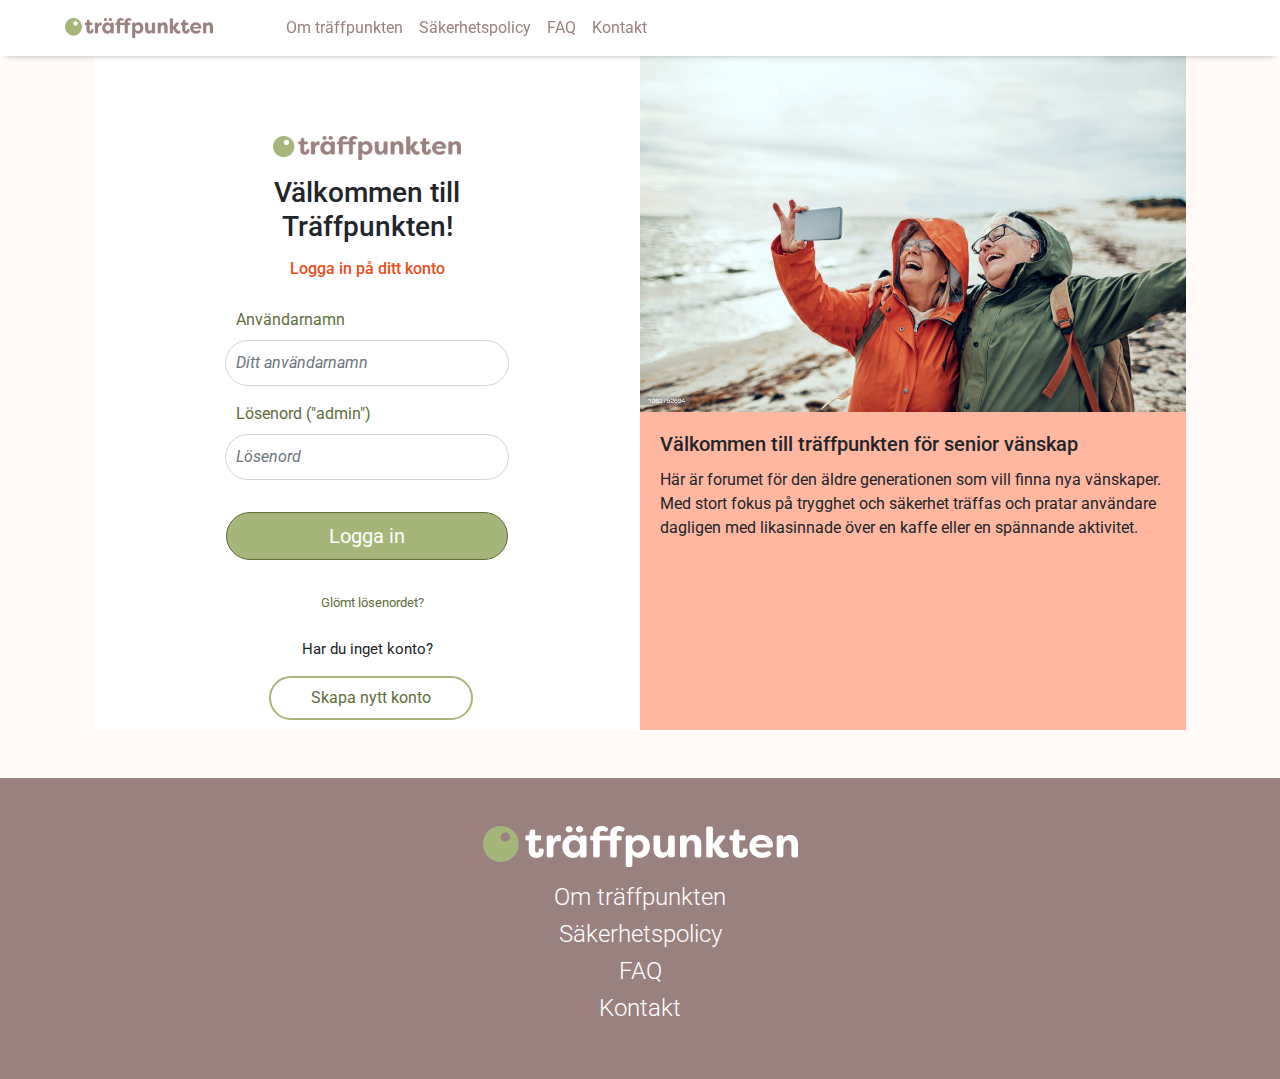
<file: index.html>
<!DOCTYPE html>
<html lang="en">
<head>
	<!-- Required meta tags -->
	<meta charset="utf-8">
	<meta content="width=device-width, initial-scale=1, shrink-to-fit=no" name="viewport">
	<!-- Google search optimization -->
	<meta content="Träffpunkten är ett forum för de äldre som vill finna nya vänskaper. Med stort fokus på trygghet och säkerhet träffas användare dagligen över en kopp kaffe eller en spännande aktivitet." name="description">
	<meta content="träffpunkten,träffa andra,träffas säkert, prata säkert, prata tryggt, tryggt samtal, aktiviteter, trygg aktivitet, aktiviteter för äldre, roliga aktiviteter för äldre, hitta vänner, nya vänner, prata med äldre, prata med någon" name="keywords">
	<!-- Favico-->
	<link href="favicon.svg" rel="icon" type="image/svg+xml">
	<link href="favicon.ico" rel="alternate icon">
	<link href="favicon-32x32.png" rel="icon" sizes="32x32" type="image/png">
	<link href="favicon-96x96.png" rel="icon" sizes="96x96" type="image/png">
	<link href="favicon-16x16.png" rel="icon" sizes="16x16" type="image/png">
	<!-- Bootstrap CSS -->
	<link href="https://cdn.jsdelivr.net/npm/bootstrap@4.5.3/dist/css/bootstrap.min.css" rel="stylesheet">
	<link href="css/styles.css" rel="stylesheet">
	<!-- font awesome for popup window-->
	<link href="https://cdnjs.cloudflare.com/ajax/libs/font-awesome/4.7.0/css/font-awesome.min.css" rel="stylesheet">
	
	<script>
		//function to save user name
   function getData()
{
    //gettting the values
    var user = document.getElementById("user").value;
    //var password= document.getElementById("password").value; 
    
    //saving the values in local storage. Two values in order to put value on two places. (In the menu +  home page )
    localStorage.setItem("txtValue", user);
    localStorage.setItem("txtValue1", user);
    
}
</script>
 
	<title>Träffpunkten login!</title>
</head>
<body>
	<div class="container px-4 py-5 mx-auto">
		<div class="row">
			<div class="navbar-wrapper">
			<nav class="navbar navbar-expand-lg navbar-light bg-white">
				<button aria-controls="navbarSupportedContent" aria-expanded="false" aria-label="Toggle navigation" class="navbar-toggler" data-target="#navbarSupportedContent" data-toggle="collapse" type="button"><span class="navbar-toggler-icon"></span></button> <a class="navbar-brand" href="#"><img alt="Traffpunkten" id="logo" src="./img/logo.png"></a>
				<div class="collapse navbar-collapse" id="navbarSupportedContent">
					<ul class="navbar-nav">
						<li class="nav-item">
							<a class="nav-link" href="#" id="menulink">Om träffpunkten</a>
						</li>
						<li class="nav-item">
							<a class="nav-link" href="#" id="menulink" data-target="#myModal" data-toggle="modal" style="cursor:pointer;">Säkerhetspolicy</a>
						</li>
						<li class="nav-item">
							<a class="nav-link" href="#" id="menulink">FAQ</a>
						</li>
						<li class="nav-item">
							<a class="nav-link" href="#" id="menulink">Kontakt</a>
						</li>
					</ul>
				</div>
			</nav>
		</div>
		</div>
    <div class="card card0">
        <div class="d-flex flex-lg-row flex-column-reverse">
            <div class="card card1">
                <div class="row justify-content-center my-auto">
                    <div class="col-md-8 col-10 my-5">
                        <div class="row justify-content-center px-3 mb-3"> <img id="logo" src="img/logo.png"> </div>
                        <h3 class="mb-5 text-center heading">Välkommen till Träffpunkten!</h3>
                        <form name="formName" action="home.html" onsubmit="return checkPass();" class="form-signin" method="GET" target="_parent">
                        	
                        <h6 class="msg-info">Logga in på ditt konto</h6>
                        <div class="form-group"> 
                        	<label class="form-control-label text-muted">Användarnamn</label> 
                        <input type="text" name="user" placeholder="Ditt användarnamn" class="form-control" value="" id="user"> 
                    </div>
                        <div class="form-group"> 
                        	<label class="form-control-label text-muted">Lösenord ("admin")</label> 
                        	<input class="form-control" id="password" placeholder="Lösenord" required="" name="password" type="password"> </div>
                        	 <p id="passStatus">  </p>
                        <div class="row justify-content-center my-3 px-3"> 
                        	<button id="sign_in_button" class="btn btn-lg btn-primary btn-block" type="submit" value="Submit" onclick="getData()">Logga in</button> </div>
                        <div class="row justify-content-center my-2"> <a href="#"><small class="text-muted">Glömt lösenordet?</small></a> </div>
                    </form>
                    </div>
                </div>
                <div class="bottom text-center mb-5">
                    <p href="#" class="sm-text mx-auto mb-3">Har du inget konto?</p><button class="btn btn-white ml-2">Skapa nytt konto</button>
                </div>
            </div>
            
                <div class="card card2">
  <img class="card-img-top" src="img/login.jpg"  alt="Card image cap">
  <div class="card-body">
    <h5 class="card-title">Välkommen till träffpunkten för senior vänskap</h5>
    <p class="card-text">Här är forumet för den äldre generationen som vill finna nya vänskaper. Med stort fokus på trygghet och säkerhet träffas och pratar användare dagligen med likasinnade över en kaffe eller en spännande aktivitet.</p>
    <!--<a href="#" class="btn btn-primary">Go somewhere</a>-->
  </div>

            </div>
        </div>
    </div>
</div>
<footer>
		<div class="row p-5" id="layerbackground_2">
			<div class="row justify-content-center text-center"><img alt="Traffpunkten" class="h3 mb-3" id="logo_2" src="./img/logo_inverted.png"></div>
			<div class="row justify-content-center text-center">
				<p class="h4 mb-2 font-weight-light" id="footer_text">Om träffpunkten</p>
			</div>
			<div class="row justify-content-center text-center">
				<p class="h4 mb-2 font-weight-light" data-target="#myModal" data-toggle="modal" id="footer_text" style="cursor:pointer;">Säkerhetspolicy</p>
			</div>
			<div class="row justify-content-center text-center">
				<p class="h4 mb-2 font-weight-light" id="footer_text">FAQ</p>
			</div>
			<div class="row justify-content-center text-center">
				<p class="h4 mb-2 font-weight-light" id="footer_text">Kontakt</p>
			</div>
		</div>
	</footer>
	<!-- The Modal -->
	<div class="modal fade" id="myModal">
		<div class="modal-dialog modal-dialog-centered modal-lg">
			<div class="modal-content">
				<!-- Modal Header -->
				<div class="modal-header">
					<button class="close" data-dismiss="modal" type="button">&times;</button> <span><i aria-hidden="true" class="fa fa-shield fa-lg"></i></span>
					<h4 class="icon-heading"><span>Säkerhetspolicy</span></h4>
				</div><!-- Modal body -->
				<div class="modal-body">
					Träffpunkten tar seriöst på den personliga integriteten för besökare på vår webbsida och användare av tjänsterna som vi erbjuder på webbsidan.<br>
					<br>
					Vår målsättning är att du ska känna dig säker på att din personliga integritet respekteras och att dina personuppgifter behandlas korrekt. Vi tar ansvar för att personuppgifter som behandlas av Träffpunkten används endast för avsedda ändamål och skyddas mot obehörig åtkomst. All behandling av personuppgifter sker i enlighet med tillämplig personuppgiftslagstiftning. Inom EU/EES gäller från maj 2018 dataskyddsförordningen (GDPR)1. När du besöker/använder vår webbsida,&nbsp; tjänster eller kommunicerar med oss t ex via e-post kan vi komma att samla in uppgifter om dig som t. ex. namn, adress, postadress, e-postadress, telefonnummer, identifikationsuppgifter, information om din användning av våra tjänster och produkter och transaktionshistorik. Vidare kan vi komma att samla in teknisk data om de enheter du använder, däribland IP-adress, unikt enhets-ID, typ av webbläsare och cookieinformation.<br>
					<br>
					Personuppgifterna kommer att behandlas av oss endast så länge som det behövs för att uppfylla ändamålen med behandlingen eller för att fullgöra rättsliga skyldigheter.
				</div><!-- Modal footer -->
				<div class="modal-footer">
					<button class="btn btn-secondary" data-dismiss="modal" type="button">Stäng</button>
				</div>
			</div>
		</div>
	</div>
	
	<!-- Optional JavaScript; choose one of the two! -->
	<!-- Option 1: jQuery and Bootstrap Bundle (includes Popper) -->
	<script src="https://code.jquery.com/jquery-3.5.1.slim.min.js">
	</script> 
	<script src="https://cdn.jsdelivr.net/npm/bootstrap@4.5.3/dist/js/bootstrap.bundle.min.js">
	</script> <!-- Option 2: jQuery, Popper.js, and Bootstrap JS
    <script src="https://code.jquery.com/jquery-3.5.1.slim.min.js" integrity="sha384-DfXdz2htPH0lsSSs5nCTpuj/zy4C+OGpamoFVy38MVBnE+IbbVYUew+OrCXaRkfj" crossorigin="anonymous"></script>
    <script src="https://cdn.jsdelivr.net/npm/popper.js@1.16.1/dist/umd/popper.min.js" integrity="sha384-9/reFTGAW83EW2RDu2S0VKaIzap3H66lZH81PoYlFhbGU+6BZp6G7niu735Sk7lN" crossorigin="anonymous"></script>
    <script src="https://cdn.jsdelivr.net/npm/bootstrap@4.5.3/dist/js/bootstrap.min.js" integrity="sha384-w1Q4orYjBQndcko6MimVbzY0tgp4pWB4lZ7lr30WKz0vr/aWKhXdBNmNb5D92v7s" crossorigin="anonymous"></script>
    -->
</body>
  <script src="js/login.js"></script>
</html>
</file>
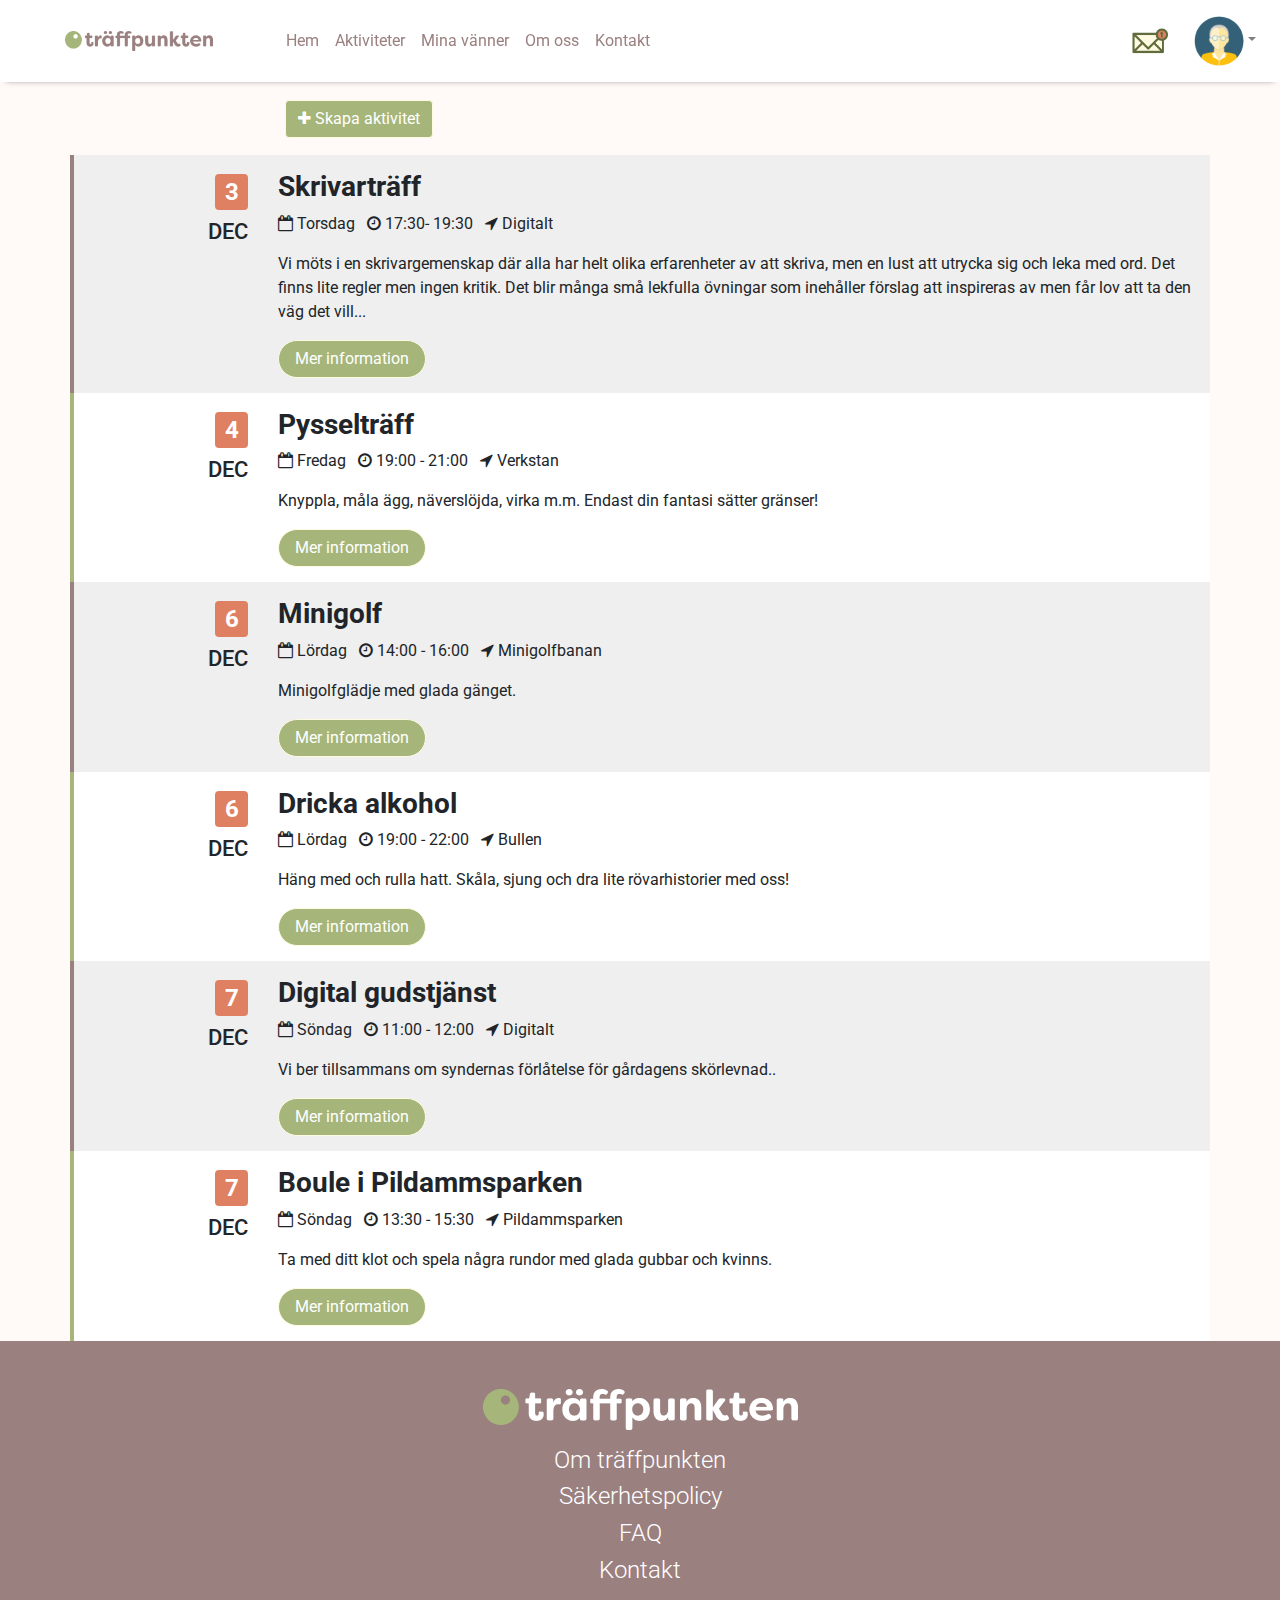
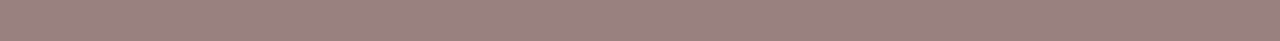
<file: activities.html>
<!doctype html>
<html lang="en">
  <head>
    <!-- Required meta tags -->
  <meta charset="utf-8">
  <meta content="width=device-width, initial-scale=1, shrink-to-fit=no" name="viewport">
  <meta content="" name="description">
  <meta content="" name="author">

  <!-- Favico-->
  <link href="favicon.svg" rel="icon" type="image/svg+xml">
  <link href="favicon.ico" rel="alternate icon">
  <link href="favicon-32x32.png" rel="icon" sizes="32x32" type="image/png">
  <link href="favicon-96x96.png" rel="icon" sizes="96x96" type="image/png">
  <link href="favicon-16x16.png" rel="icon" sizes="16x16" type="image/png">

    <!-- Bootstrap core CSS -->
  <link href="https://cdn.jsdelivr.net/npm/bootstrap@4.5.3/dist/css/bootstrap.min.css" rel="stylesheet">
  <!-- Custom styles for this template -->
  <link href="css/styles_activities.css" rel="stylesheet">
  <!-- font awesome -->
  <link href="https://cdnjs.cloudflare.com/ajax/libs/font-awesome/4.7.0/css/font-awesome.min.css" rel="stylesheet">

  <!-- popper -->
  <script src="https://cdnjs.cloudflare.com/ajax/libs/popper.js/1.11.0/umd/popper.min.js">
  </script>
  <!-- jquery -->
   <script src="https://ajax.googleapis.com/ajax/libs/jquery/1.12.4/jquery.min.js">
  </script>

    <title>Aktiviteter</title>
  </head>
<body>
  <div class="container">
    <div class="row">
     <div class="navbar-wrapper">
      <!-- Navigation -->
      <nav class="navbar navbar-expand-lg navbar-light bg-white">
        <button aria-controls="navbarSupportedContent" aria-expanded="false" aria-label="Toggle navigation" class="navbar-toggler" data-target="#navbarSupportedContent" data-toggle="collapse" type="button"><span class="navbar-toggler-icon"></span></button> <a class="navbar-brand" href="index.html"><img alt="Traffpunkten" id="logo" src="./img/logo.png"></a>
        <div class="collapse navbar-collapse" id="navbarSupportedContent">
         <ul class="navbar-nav mr-auto">
            <li class="nav-item">
              <a class="nav-link" href="home.html" id="menulink">Hem<span class="sr-only">(current)</span></a>
            </li>
            <li class="nav-item active">
              <a class="nav-link" href="activities.html" id="menulink">Aktiviteter</a>
            </li>
            <li class="nav-item">
              <a class="nav-link" href="friendslist.html" id="menulink">Mina vänner</a>
            </li>
            <li class="nav-item">
              <a class="nav-link" href="#" id="menulink">Om oss</a>
            </li>
            <li class="nav-item">
              <a class="nav-link" href="#" id="menulink">Kontakt</a>
            </li>
          </ul>
          <div class="float right" id="profil">
            <ul class="navbar-nav">
              <li class="nav-item dropdown">
                <a aria-expanded="false" aria-haspopup="true" class="nav-link dropdown-toggle" data-toggle="dropdown" href="#" id="navbarDropdown" role="button"><img alt="meddelanden" height="36" width="36" src="img/mail.png" width="40"> <span id="localdata">user </span> <img alt="profilbild" height="50" src="img/GenericUser.png" width="50" class="rounded-circle"></a>
                <div aria-labelledby="navbarDropdown" class="dropdown-menu dropdown-menu-right">
                  <a class="dropdown-item" href="profile.html">Min Profil</a> <a class="dropdown-item" href="#">Säkerhet</a> <a class="dropdown-item" href="#">Inställningar</a>
                  <div class="dropdown-divider"></div><a class="dropdown-item" href="#">Logga ut</a>
                </div>
              </li>
            </ul>
          </div>
        </div>
      </nav>
    </div>
  </div>
<!--Calendar -->
    <div class="col-10" style="margin-left:16.67%;margin-bottom:17px;margin-top:100px;">
      <button class="btn btn-labeled btn-info" data-target="#myModal" data-toggle="modal" type="button"><span class="btn-label"><i aria-hidden="true" class="fa fa-plus"></i></span> Skapa aktivitet</button>
    </div>
    <div class="row row-striped">
      <div class="col-2 text-right">
        <h1 class="display-4"><span class="badge badge-secondary">3</span></h1>
        <h2>DEC</h2>
      </div>
      <div class="col-10">
        <h3><strong>Skrivarträff</strong></h3>
        <ul class="list-inline">
          <li class="list-inline-item"><i aria-hidden="true" class="fa fa-calendar-o"></i> Torsdag</li>
          <li class="list-inline-item"><i aria-hidden="true" class="fa fa-clock-o"></i> 17:30- 19:30</li>
          <li class="list-inline-item"><i aria-hidden="true" class="fa fa-location-arrow"></i> Digitalt</li>
        </ul>
        <p>Vi möts i en skrivargemenskap där alla har helt olika erfarenheter av att skriva, men en lust att utrycka sig och leka med ord.​​​​​​ Det finns lite regler men ingen kritik. Det blir många små lekfulla övningar som inehåller förslag att inspireras av men får lov att ta den väg det vill...</p><button class="btn btn-info" id="option_button" type="button">Mer information</button>
      </div>
    </div>
    <div class="row row-striped">
      <div class="col-2 text-right">
        <h1 class="display-4"><span class="badge badge-secondary">4</span></h1>
        <h2>DEC</h2>
      </div>
      <div class="col-10">
        <h3><strong>Pysselträff</strong></h3>
        <ul class="list-inline">
          <li class="list-inline-item"><i aria-hidden="true" class="fa fa-calendar-o"></i> Fredag</li>
          <li class="list-inline-item"><i aria-hidden="true" class="fa fa-clock-o"></i> 19:00 - 21:00</li>
          <li class="list-inline-item"><i aria-hidden="true" class="fa fa-location-arrow"></i> Verkstan</li>
        </ul>
        <p>Knyppla, måla ägg, näverslöjda, virka m.m. Endast din fantasi sätter gränser!</p><button class="btn btn-info" id="option_button" type="button">Mer information</button>
      </div>
    </div>
    <div class="row row-striped">
      <div class="col-2 text-right">
        <h1 class="display-4"><span class="badge badge-secondary">6</span></h1>
        <h2>DEC</h2>
      </div>
      <div class="col-10">
        <h3><strong>Minigolf</strong></h3>
        <ul class="list-inline">
          <li class="list-inline-item"><i aria-hidden="true" class="fa fa-calendar-o"></i> Lördag</li>
          <li class="list-inline-item"><i aria-hidden="true" class="fa fa-clock-o"></i> 14:00 - 16:00</li>
          <li class="list-inline-item"><i aria-hidden="true" class="fa fa-location-arrow"></i> Minigolfbanan</li>
        </ul>
        <p>Minigolfglädje med glada gänget.</p><button class="btn btn-info" id="option_button" type="button">Mer information</button>
      </div>
    </div>
    <div class="row row-striped">
      <div class="col-2 text-right">
        <h1 class="display-4"><span class="badge badge-secondary">6</span></h1>
        <h2>DEC</h2>
      </div>
      <div class="col-10">
        <h3><strong>Dricka alkohol</strong></h3>
        <ul class="list-inline">
          <li class="list-inline-item"><i aria-hidden="true" class="fa fa-calendar-o"></i> Lördag</li>
          <li class="list-inline-item"><i aria-hidden="true" class="fa fa-clock-o"></i> 19:00 - 22:00</li>
          <li class="list-inline-item"><i aria-hidden="true" class="fa fa-location-arrow"></i> Bullen</li>
        </ul>
        <p>Häng med och rulla hatt. Skåla, sjung och dra lite rövarhistorier med oss!</p><button class="btn btn-info" id="option_button" type="button">Mer information</button>
      </div>
    </div>
    <div class="row row-striped">
      <div class="col-2 text-right">
        <h1 class="display-4"><span class="badge badge-secondary">7</span></h1>
        <h2>DEC</h2>
      </div>
      <div class="col-10">
        <h3><strong>Digital gudstjänst</strong></h3>
        <ul class="list-inline">
          <li class="list-inline-item"><i aria-hidden="true" class="fa fa-calendar-o"></i> Söndag</li>
          <li class="list-inline-item"><i aria-hidden="true" class="fa fa-clock-o"></i> 11:00 - 12:00</li>
          <li class="list-inline-item"><i aria-hidden="true" class="fa fa-location-arrow"></i> Digitalt</li>
        </ul>
        <p>Vi ber tillsammans om syndernas förlåtelse för gårdagens skörlevnad..</p><button class="btn btn-info" id="option_button" type="button">Mer information</button>
      </div>
    </div>
    <div class="row row-striped">
      <div class="col-2 text-right">
        <h1 class="display-4"><span class="badge badge-secondary">7</span></h1>
        <h2>DEC</h2>
      </div>
      <div class="col-10">
        <h3><strong>Boule i Pildammsparken</strong></h3>
        <ul class="list-inline">
          <li class="list-inline-item"><i aria-hidden="true" class="fa fa-calendar-o"></i> Söndag</li>
          <li class="list-inline-item"><i aria-hidden="true" class="fa fa-clock-o"></i> 13:30 - 15:30</li>
          <li class="list-inline-item"><i aria-hidden="true" class="fa fa-location-arrow"></i> Pildammsparken</li>
        </ul>
        <p>Ta med ditt klot och spela några rundor med glada gubbar och kvinns.</p><button class="btn btn-info" id="option_button" type="button">Mer information</button>
      </div>
    </div>
  </div>
  <footer>
    <div class="row p-5" id="layerbackground_2">
      <div class="row justify-content-center text-center"><img alt="Traffpunkten" class="h3 mb-3" id="logo_2" src="./img/logo_inverted.png"></div>
      <div class="row justify-content-center text-center">
        <p class="h4 mb-2 font-weight-light" id="footer_text">Om träffpunkten</p>
      </div>
      <div class="row justify-content-center text-center">
        <p class="h4 mb-2 font-weight-light" id="footer_text">Säkerhetspolicy</p>
      </div>
      <div class="row justify-content-center text-center">
        <p class="h4 mb-2 font-weight-light" id="footer_text">FAQ</p>
      </div>
      <div class="row justify-content-center text-center">
        <p class="h4 mb-2 font-weight-light" id="footer_text">Kontakt</p>
      </div>
    </div><!-- modal popup -->
    <!-- Modal -->
    <div class="modal fade" id="myModal" role="dialog">
      <div class="modal-dialog modal-lg">
        <div class="modal-content">
          <div class="modal-header">
            
              <button class="close" data-dismiss="modal" type="button">&times;</button> <span><i aria-hidden="true" class="fa fa-calendar-plus-o fa-lg"></i></span>
              <h4 class="icon-heading"><span>Skapa aktivitet</span></h4>
            </div>
            <div class="form-group">
              <label style="margin-top:11px;">Titel</label> <input class="form-control" placeholder="" type="text"> 
            </div>
            <div class="form-group">
              <label>Beskrivning</label> 
              <textarea class="form-control" id="exampleFormControlTextarea1" rows="3"></textarea>
            </div>
            <div class="form-group">
              <label>Datum</label>
              <div class="input-group">
                <div class="input-group-prepend">
                  <div class="input-group-text">
                    <i aria-hidden="true" class="fa fa-calendar"></i> 
                  </div>
                </div><input aria-label="Datum" class="form-control" type="text">
              </div>
            </div>
            <div class="form-group">
              <label>Tid</label> <input class="form-control" type="text">
            </div>
            <div class="form-group">
              <label>Plats</label> <input class="form-control" type="text">
            </div>
       
        <div class="modal-footer">
          <button class="btn btn-info" data-dismiss="modal" id="submit" name="submit" type="button">Spara</button> <button class="btn btn-secondary" data-dismiss="modal" type="button">Avbryt</button>
        </div>
      </div>
    </div>

  </footer><!-- Optional JavaScript -->
  <!-- jQuery first, then Popper.js, then Bootstrap JS -->
  <script src="https://code.jquery.com/jquery-3.2.1.slim.min.js">
  </script> 
  <script src="https://cdnjs.cloudflare.com/ajax/libs/popper.js/1.12.9/umd/popper.min.js">
  </script> 
  <script src="https://maxcdn.bootstrapcdn.com/bootstrap/4.0.0/js/bootstrap.min.js">
  </script>
  <script>
//displaying the value from local storage to another page by their respective Ids
document.getElementById("localdata").innerHTML=localStorage.getItem("txtValue");
document.getElementById("localdata1").innerHTML=localStorage.getItem("txtValue1");
</script>
</body>
</html>
</file>
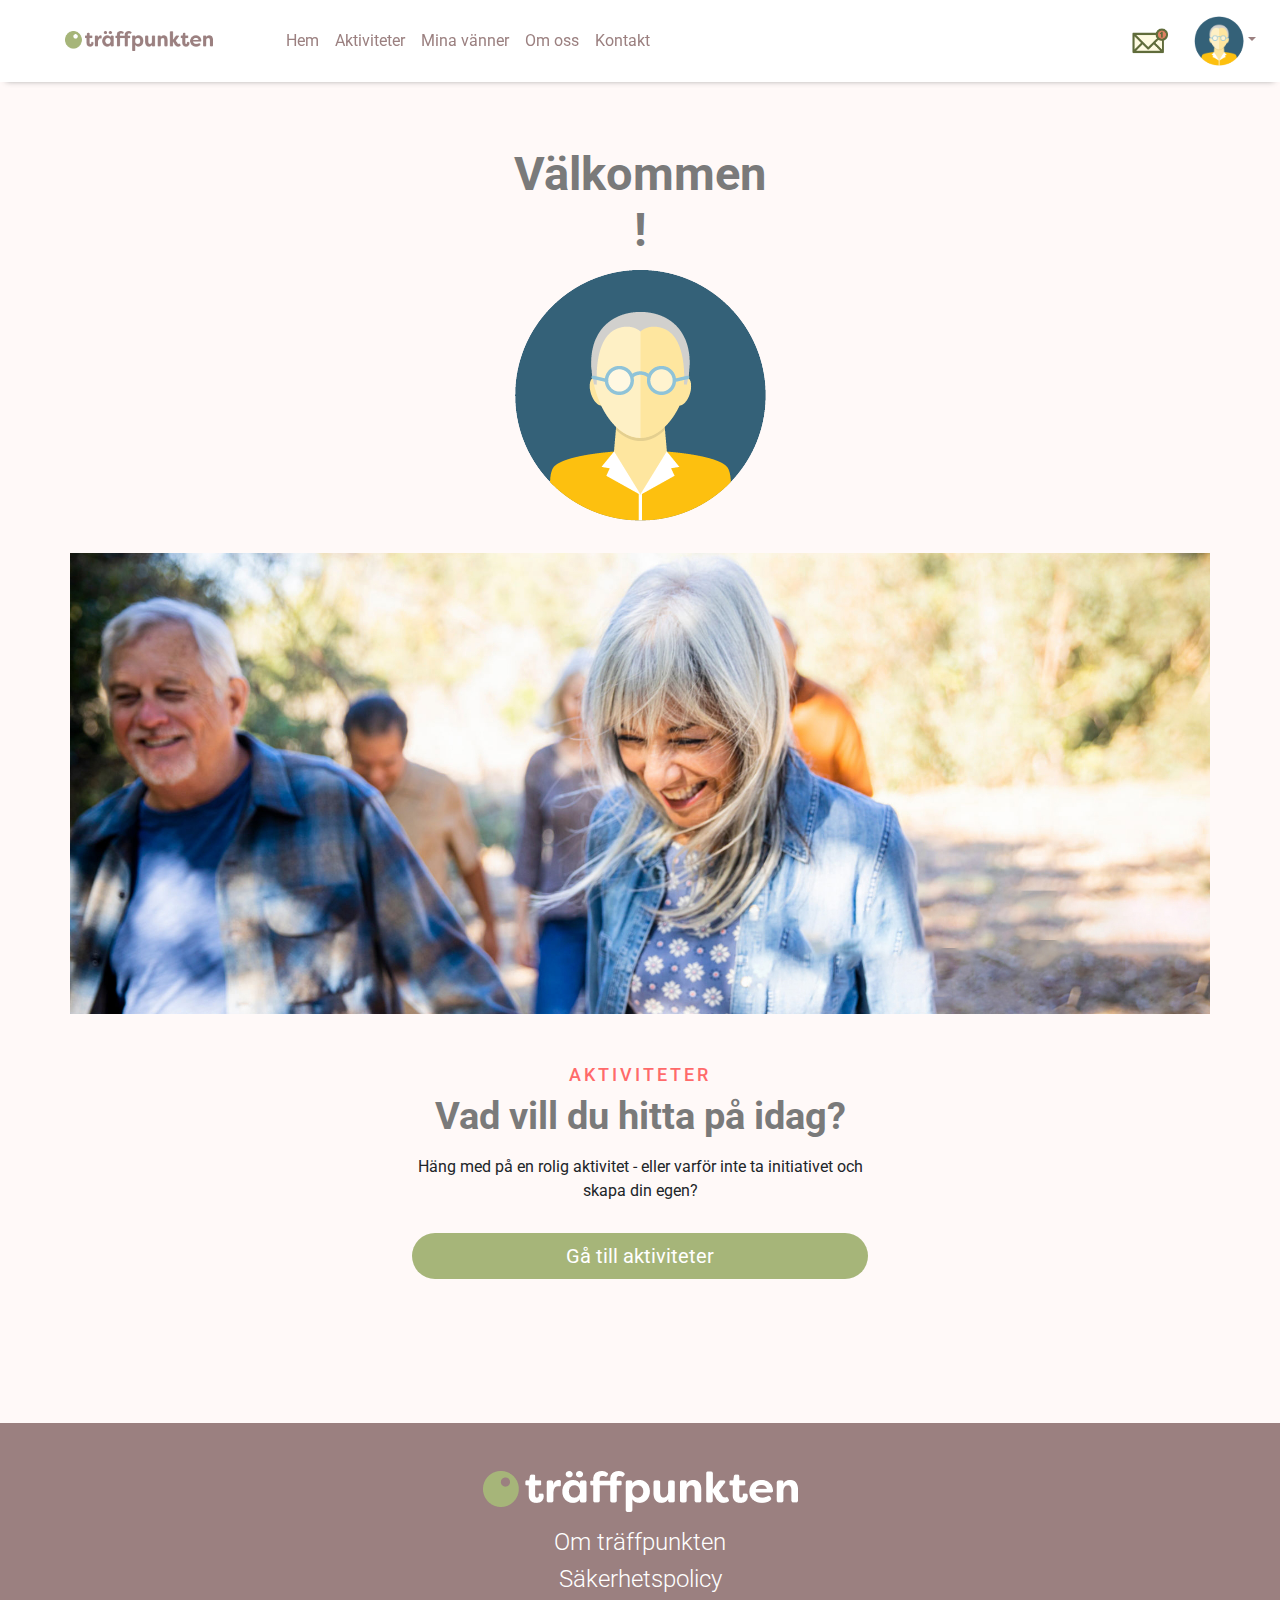
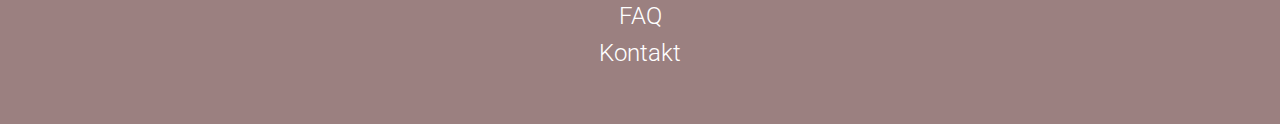
<file: home.html>
<!DOCTYPE html>

<html lang="en">
<head>
	<!-- Required meta tags -->
	<meta charset="utf-8">
	<meta content="width=device-width, initial-scale=1, shrink-to-fit=no" name="viewport">
	<!-- Bootstrap core CSS -->
	<link href="https://cdn.jsdelivr.net/npm/bootstrap@4.5.3/dist/css/bootstrap.min.css" rel="stylesheet">
	<link href="css/styles_home.css" rel="stylesheet">

	<title>Hem</title>
</head>

<body>
	<div class="container">
		<div class="row">
     <div class="navbar-wrapper">
      <!-- Navigation -->
      <nav class="navbar navbar-expand-lg navbar-light bg-white">
        <button aria-controls="navbarSupportedContent" aria-expanded="false" aria-label="Toggle navigation" class="navbar-toggler" data-target="#navbarSupportedContent" data-toggle="collapse" type="button"><span class="navbar-toggler-icon"></span></button> <a class="navbar-brand" href="index.html"><img alt="Traffpunkten" id="logo" src="./img/logo.png"></a>
        <div class="collapse navbar-collapse" id="navbarSupportedContent">
         <ul class="navbar-nav mr-auto">
            <li class="nav-item">
              <a class="nav-link" href="home.html" id="menulink">Hem<span class="sr-only">(current)</span></a>
            </li>
            <li class="nav-item active">
              <a class="nav-link" href="activities.html" id="menulink">Aktiviteter</a>
            </li>
            <li class="nav-item">
              <a class="nav-link" href="friendslist.html" id="menulink">Mina vänner</a>
            </li>
            <li class="nav-item">
              <a class="nav-link" href="#" id="menulink">Om oss</a>
            </li>
            <li class="nav-item">
              <a class="nav-link" href="#" id="menulink">Kontakt</a>
            </li>
          </ul>
          <div class="float right" id="profil">
            <ul class="navbar-nav">
              <li class="nav-item dropdown">
                <a aria-expanded="false" aria-haspopup="true" class="nav-link dropdown-toggle" data-toggle="dropdown" href="#" id="navbarDropdown" role="button"><img alt="meddelanden" height="36" width="36" src="img/mail.png" width="40"> <span id="localdata">user </span> <img alt="profilbild" height="50" src="img/GenericUser.png" width="50" class="rounded-circle"></a>
                <div aria-labelledby="navbarDropdown" class="dropdown-menu dropdown-menu-right">
                  <a class="dropdown-item" href="profile.html">Min Profil</a> <a class="dropdown-item" href="#">Säkerhet</a> <a class="dropdown-item" href="#">Inställningar</a>
                  <div class="dropdown-divider"></div><a class="dropdown-item" href="#">Logga ut</a>
                </div>
              </li>
            </ul>
          </div>
        </div>
      </nav>
    </div>
		</div>

		<div class="row">
			<div class="welcome">
				<br></br>
				<br></br>
				<h1>Välkommen<br><span id="localdata1">user </span>!</h1>
				<img alt="profile-pic" src="img/GenericUser.png">
			</div>
		</div>


		<div class="row">
			<div class="imageblock"><img alt="friends_walking" src="img/background_2.jpg" width="100%">
			</div>
		</div>


		<div class="row">
			<div class="activity">
				<h5>AKTIVITETER</h5>


				<h2>Vad vill du hitta på idag?</h2>
				Häng med på en rolig aktivitet - eller varför inte ta initiativet och skapa din egen? 
				<button class="btn btn-lg btn-success btn-block" id="activity_button" type="button" onclick="window.location.href='activities.html'">Gå till aktiviteter</button>
			</div>
		</div>
	</div>
		<footer>
			<div class="row p-5" id="layerbackground_2">
				<div class="row justify-content-center text-center"><img alt="Traffpunkten" class="h3 mb-3" id="logo_2" src="./img/logo_inverted.png">
				</div>


				<div class="row justify-content-center text-center">
					<p class="h4 mb-2 font-weight-light" id="footer_text">Om träffpunkten</p>
				</div>


				<div class="row justify-content-center text-center">
					<p class="h4 mb-2 font-weight-light" id="footer_text">Säkerhetspolicy</p>
				</div>


				<div class="row justify-content-center text-center">
					<p class="h4 mb-2 font-weight-light" id="footer_text">FAQ</p>
				</div>


				<div class="row justify-content-center text-center">
					<p class="h4 mb-2 font-weight-light" id="footer_text">Kontakt</p>
				</div>
			</div>
		</footer>
	
	<!-- Optional JavaScript; choose one of the two! -->
	<!-- Option 1: jQuery and Bootstrap Bundle (includes Popper) -->
	<script src="https://code.jquery.com/jquery-3.5.1.slim.min.js">
	</script> 
	<script src="https://cdn.jsdelivr.net/npm/bootstrap@4.5.3/dist/js/bootstrap.bundle.min.js">
	</script> <!-- Option 2: jQuery, Popper.js, and Bootstrap JS
    <script src="https://code.jquery.com/jquery-3.5.1.slim.min.js" integrity="sha384-DfXdz2htPH0lsSSs5nCTpuj/zy4C+OGpamoFVy38MVBnE+IbbVYUew+OrCXaRkfj" crossorigin="anonymous"></script>
    <script src="https://cdn.jsdelivr.net/npm/popper.js@1.16.1/dist/umd/popper.min.js" integrity="sha384-9/reFTGAW83EW2RDu2S0VKaIzap3H66lZH81PoYlFhbGU+6BZp6G7niu735Sk7lN" crossorigin="anonymous"></script>
    <script src="https://cdn.jsdelivr.net/npm/bootstrap@4.5.3/dist/js/bootstrap.min.js" integrity="sha384-w1Q4orYjBQndcko6MimVbzY0tgp4pWB4lZ7lr30WKz0vr/aWKhXdBNmNb5D92v7s" crossorigin="anonymous"></script>
    -->
    <script>
//displaying the value from local storage to another page by their respective Ids
document.getElementById("localdata").innerHTML=localStorage.getItem("txtValue");
document.getElementById("localdata1").innerHTML=localStorage.getItem("txtValue1");
</script>
</body>
</html>
</file>
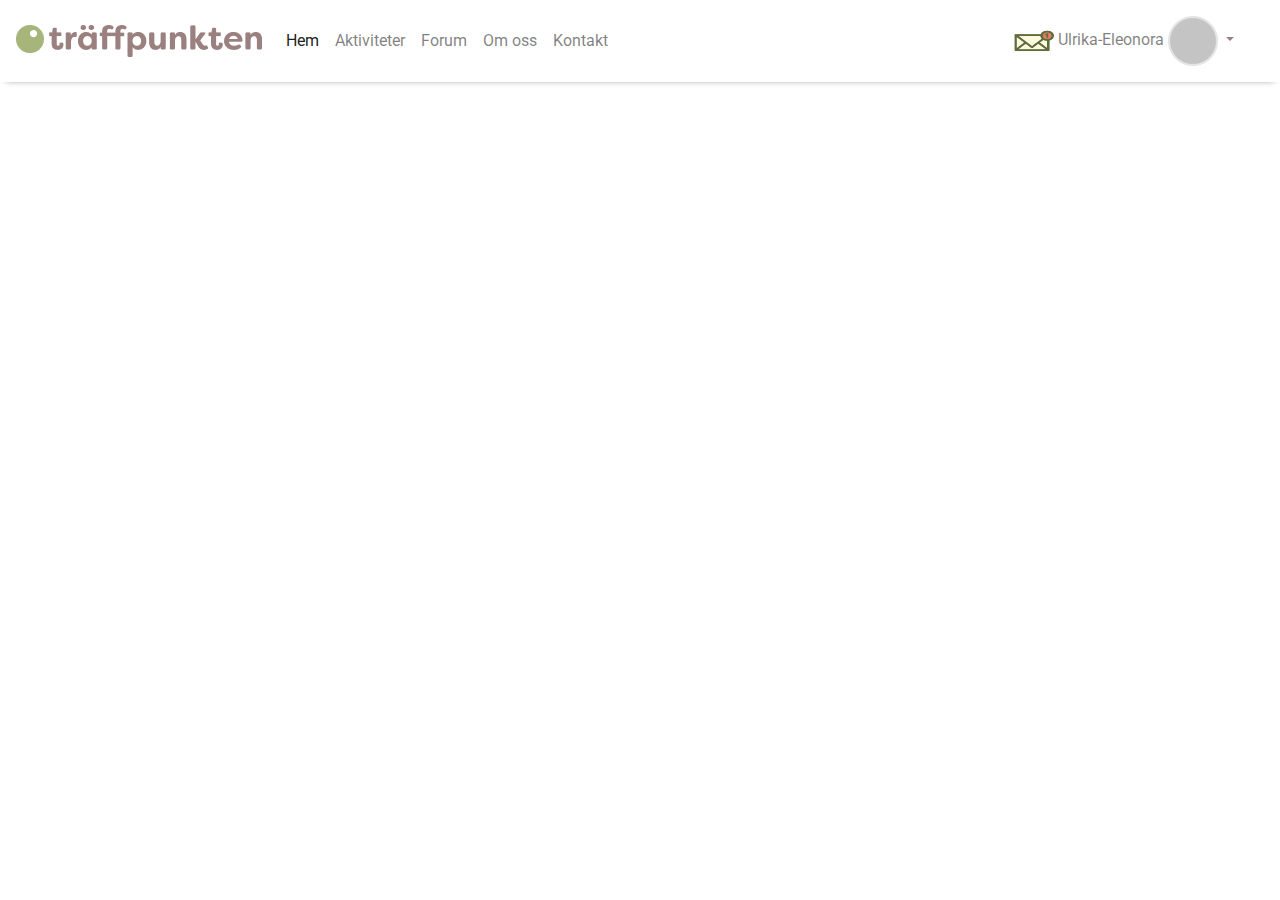
<file: menu.html>
<!doctype html>
<html lang="en">
  <head>
    <meta charset="utf-8">
    <meta name="viewport" content="width=device-width, initial-scale=1, shrink-to-fit=no">
    <link rel="stylesheet" href="https://maxcdn.bootstrapcdn.com/bootstrap/4.0.0/css/bootstrap.min.css" integrity="sha384-Gn5384xqQ1aoWXA+058RXPxPg6fy4IWvTNh0E263XmFcJlSAwiGgFAW/dAiS6JXm" crossorigin="anonymous">
    <link href="https://fonts.googleapis.com/css2?family=Roboto&display=swap" rel="stylesheet">
    <link rel="stylesheet" type="text/css" href="css/skapa_meny_styles.css">
    <title>Träffpunkten</title>
  </head>
  <body>


<nav class="navbar navbar-expand-lg navbar-light bg-white">
  <button class="navbar-toggler" type="button" data-toggle="collapse" data-target="#navbarSupportedContent" aria-controls="navbarSupportedContent" aria-expanded="false" aria-label="Toggle navigation">
    <span class="navbar-toggler-icon"></span>
  </button>
    <a class="navbar-brand" href="index.html"><img src="./img/logo.png" alt="Traffpunkten"></a>


  <div class="collapse navbar-collapse" id="navbarSupportedContent">
    <ul class="navbar-nav">
      <li class="nav-item active">
        <a class="nav-link" href="home.html">Hem<span class="sr-only">(current)</span></a>
      </li>
      <li class="nav-item">
        <a class="nav-link" href="#">Aktiviteter</a>
      </li>
        <li class="nav-item">
        <a class="nav-link" href="#">Forum</a>
      </li>
         <li class="nav-item">
        <a class="nav-link" href="#">Om oss</a>
      </li>
        <li class="nav-item">
        <a class="nav-link" href="#">Kontakt</a>
      </li>
</ul>

<div class="float right" id="profil">
<ul class="navbar-nav">


      <li class="nav-item dropdown"> 
        <a class="nav-link dropdown-toggle" href="#" id="navbarDropdown" role="button" data-toggle="dropdown" aria-haspopup="true" aria-expanded="false">
          <img src="img/mail.png" alt="meddelanden" width="40" height="30">     
          Ulrika-Eleonora
          <img src="img/profile.png" alt="profilbild" width="50" height="50">
        </a>


        <div class="dropdown-menu dropdown-menu-right" aria-labelledby="navbarDropdown">
          <a class="dropdown-item" href="profile.html">Min Profil</a>
          <a class="dropdown-item" href="#">Säkerhet</a>
          <a class="dropdown-item" href="#">Inställningar</a>
          <div class="dropdown-divider"></div>
          <a class="dropdown-item" href="#">Logga ut</a>
        </div>
      </li>
  </ul>
</div></div>
</div>
</nav>

    <!-- Optional JavaScript -->
    <!-- jQuery first, then Popper.js, then Bootstrap JS -->
    <script src="https://code.jquery.com/jquery-3.2.1.slim.min.js" integrity="sha384-KJ3o2DKtIkvYIK3UENzmM7KCkRr/rE9/Qpg6aAZGJwFDMVNA/GpGFF93hXpG5KkN" crossorigin="anonymous"></script>
    <script src="https://cdnjs.cloudflare.com/ajax/libs/popper.js/1.12.9/umd/popper.min.js" integrity="sha384-ApNbgh9B+Y1QKtv3Rn7W3mgPxhU9K/ScQsAP7hUibX39j7fakFPskvXusvfa0b4Q" crossorigin="anonymous"></script>
    <script src="https://maxcdn.bootstrapcdn.com/bootstrap/4.0.0/js/bootstrap.min.js" integrity="sha384-JZR6Spejh4U02d8jOt6vLEHfe/JQGiRRSQQxSfFWpi1MquVdAyjUar5+76PVCmYl" crossorigin="anonymous"></script>
  </body>
</html>
</file>
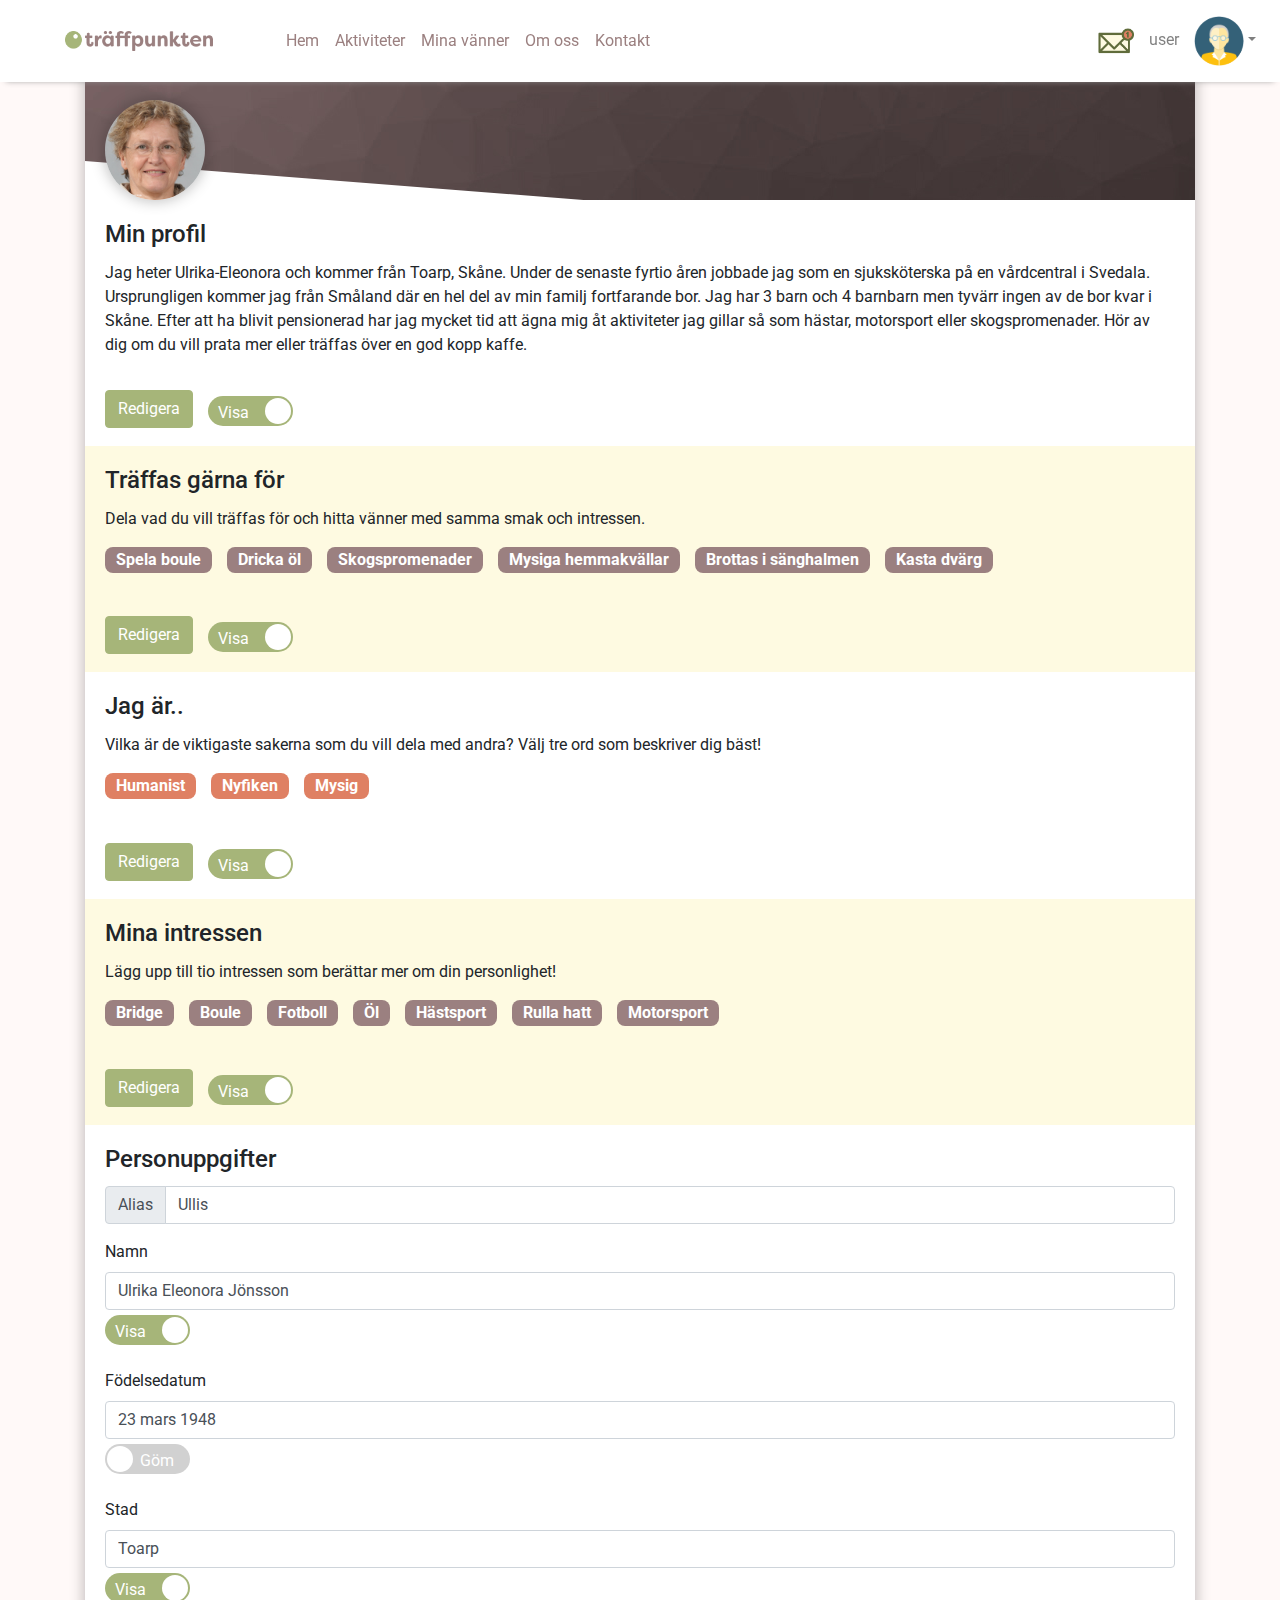
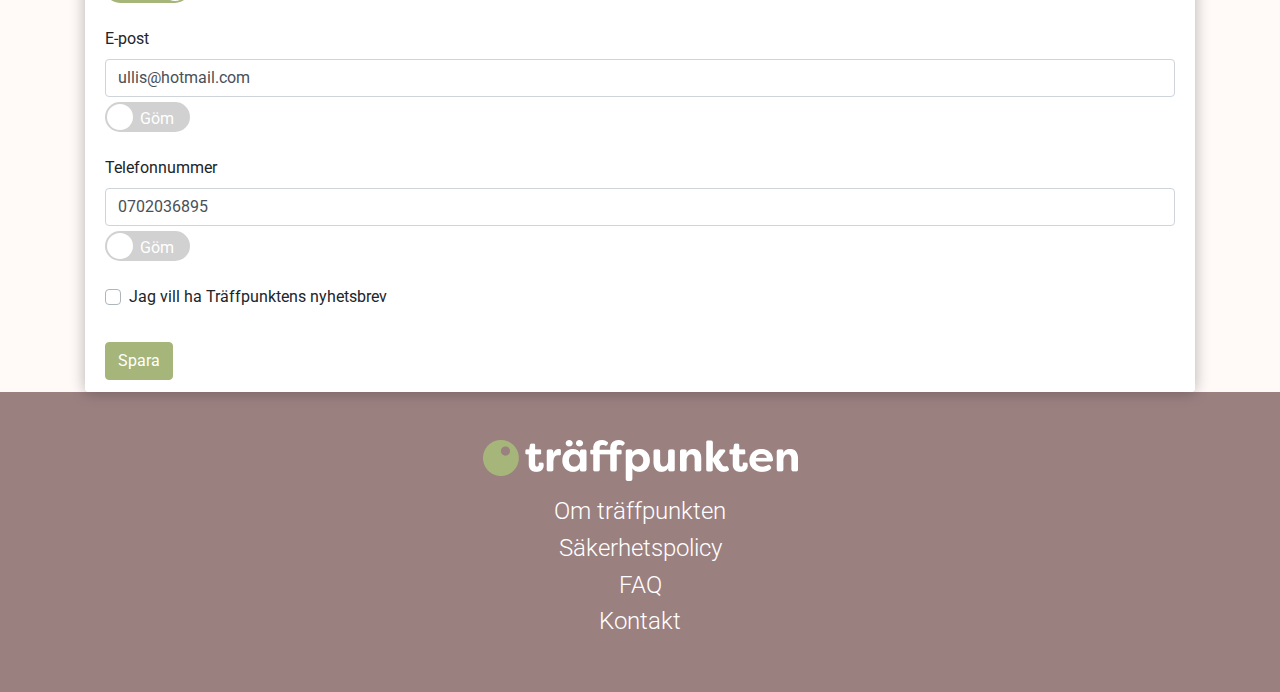
<file: profile.html>
<!DOCTYPE html>
<html lang="en">
<head>
  <meta charset="utf-8">
  <meta content="width=device-width, initial-scale=1, shrink-to-fit=no" name="viewport">
  <meta content="" name="description">
  <meta content="" name="author">
  <!-- favicon-->
  <link href="favicon.svg" rel="icon" type="image/svg+xml">
  <link href="favicon.ico" rel="alternate icon">
  <link href="favicon-32x32.png" rel="icon" sizes="32x32" type="image/png">
  <link href="favicon-96x96.png" rel="icon" sizes="96x96" type="image/png">
  <link href="favicon-16x16.png" rel="icon" sizes="16x16" type="image/png">
  
  <!-- Bootstrap core CSS -->
  <link href="https://cdn.jsdelivr.net/npm/bootstrap@4.5.3/dist/css/bootstrap.min.css" rel="stylesheet">
  <!-- bootstrap javascript -->
  <script src='https://stackpath.bootstrapcdn.com/bootstrap/4.0.0/js/bootstrap.bundle.min.js'>
  </script>
  <!-- jquery -->
  <script src='https://cdnjs.cloudflare.com/ajax/libs/jquery/3.2.1/jquery.min.js'>
  </script>
  <!-- Custom styles for this template -->
  <link href="css/styles_profile.css" rel="stylesheet">
  <!-- font-awesome-->
  <link href="https://cdnjs.cloudflare.com/ajax/libs/font-awesome/4.7.0/css/font-awesome.min.css" rel="stylesheet">

   <script src="https://maxcdn.bootstrapcdn.com/bootstrap/3.4.1/js/bootstrap.min.js"></script>
  
  <title>Profil</title>
</head>
<body>
  <div class="container">
    <div class="navbar-wrapper">
      <!-- Navigation -->
      <nav class="navbar navbar-expand-lg navbar-light bg-white">
        <button aria-controls="navbarSupportedContent" aria-expanded="false" aria-label="Toggle navigation" class="navbar-toggler" data-target="#navbarSupportedContent" data-toggle="collapse" type="button"><span class="navbar-toggler-icon"></span></button> <a class="navbar-brand" href="index.html"><img alt="Traffpunkten" id="logo" src="./img/logo.png"></a>
        <div class="collapse navbar-collapse" id="navbarSupportedContent">
          <ul class="navbar-nav mr-auto">
            <li class="nav-item active">
              <a class="nav-link" href="home.html" id="menulink">Hem</a>
            </li>
            <li class="nav-item">
              <a class="nav-link" href="activities.html" id="menulink">Aktiviteter</a>
            </li>
            <li class="nav-item">
              <a class="nav-link" href="friendslist.html" id="menulink">Mina vänner</a>
            </li>
            <li class="nav-item">
              <a class="nav-link" href="#" id="menulink">Om oss</a>
            </li>
            <li class="nav-item">
              <a class="nav-link" href="#" id="menulink">Kontakt</a>
            </li>
          </ul>
          <div class="float right" id="profil">
            <ul class="navbar-nav">
              <li class="nav-item dropdown" >
                <a aria-expanded="false" aria-haspopup="true" class="nav-link dropdown-toggle" data-toggle="dropdown" href="#" id="navbarDropdown" role="button"><img alt="meddelanden" height="36" width="36" src="img/mail.png" width="40"> <span id="localdata">user </span> <img alt="profilbild" height="50" src="img/GenericUser.png" width="50" class="rounded-circle"></a>
                <div aria-labelledby="navbarDropdown" class="dropdown-menu dropdown-menu-right">
                  <a class="dropdown-item" href="profile.html">Min Profil</a> <a class="dropdown-item" href="#">Säkerhet</a> <a class="dropdown-item" href="#">Inställningar</a>
                  <div class="dropdown-divider"></div><a class="dropdown-item" href="#">Logga ut</a>
                </div>
              </li>
            </ul>
          </div>
        </div>
      </nav>
    </div>
    <!-- Profile card -->
   <div class="card card-custom bg-white border-white border-0">
      <div class="card-custom-img" style="background-image: url(img/profil-bg.jpg);"></div>
      <div class="card-custom-avatar"><img alt="Profilbild" class="img-fluid" src="img/Ulrika.jpg"></div>
      <div class="card-body" style="overflow-y: auto">
        <h4 class="card-title">Min profil</h4>
        <p class="card-text">Jag heter Ulrika-Eleonora och kommer från Toarp, Skåne. Under de senaste fyrtio åren jobbade jag som en sjuksköterska på en vårdcentral i Svedala. Ursprungligen kommer jag från Småland där en hel del av min familj fortfarande bor. Jag har 3 barn och 4 barnbarn men tyvärr ingen av de bor kvar i Skåne. Efter att ha blivit pensionerad har jag mycket tid att ägna mig åt aktiviteter jag gillar så som hästar, motorsport eller skogspromenader. Hör av dig om du vill prata mer eller träffas över en god kopp kaffe.</p>
      </div>
      <div class="card-footer" >
        <a class="btn btn-primary" href="#">Redigera</a> 
        <div class="switchToggle">
          <input checked="checked" id="switch" type="checkbox"> <label for="switch">Toggle</label>
        </div>
      </div>
      <div class="card-bodyA" >
        <h4 class="card-title">Träffas gärna för</h4>
        <p class="card-text">Dela vad du vill träffas för och hitta vänner med samma smak och intressen.</p><span class="badge badge-pill badge-primary">Spela boule</span> <span class="badge badge-pill badge-primary">Dricka öl</span> <span class="badge badge-pill badge-primary">Skogspromenader</span> <span class="badge badge-pill badge-primary">Mysiga hemmakvällar</span> <span class="badge badge-pill badge-primary">Brottas i sänghalmen</span> <span class="badge badge-pill badge-primary">Kasta dvärg</span>
      </div>
      <div class="card-footerA" >
        <a class="btn btn-primary" href="#">Redigera</a>
        <div class="switchToggle">
          <input checked="checked" id="switch2" type="checkbox"> <label for="switch2">Toggle</label>
        </div>
      </div>
      <div class="card-body">
        <h4 class="card-title">Jag är..</h4>
        <p class="card-text">Vilka är de viktigaste sakerna som du vill dela med andra? Välj tre ord som beskriver dig bäst!</p><span class="badge badge-pill badge-secondary">Humanist</span> <span class="badge badge-pill badge-secondary">Nyfiken</span> <span class="badge badge-pill badge-secondary">Mysig</span>
      </div>
      <div class="card-footer" >
        <a class="btn btn-primary" href="#">Redigera</a>
        <div class="switchToggle">
          <input checked="checked" id="switch3" type="checkbox"> <label for="switch3">Toggle</label>
        </div>
      </div>
      <div class="card-bodyA" >
        <h4 class="card-title">Mina intressen</h4>
        <p class="card-text">Lägg upp till tio intressen som berättar mer om din personlighet!</p><span class="badge badge-pill badge-primary">Bridge</span> <span class="badge badge-pill badge-primary">Boule</span> <span class="badge badge-pill badge-primary">Fotboll</span> <span class="badge badge-pill badge-primary">Öl</span> <span class="badge badge-pill badge-primary">Hästsport</span> <span class="badge badge-pill badge-primary">Rulla hatt</span> <span class="badge badge-pill badge-primary">Motorsport</span>
      </div>
      <div class="card-footerA" >
        <a class="btn btn-primary" href="#">Redigera</a>
        <div class="switchToggle">
          <input checked="checked" id="switch4" type="checkbox"> <label for="switch4">Toggle</label>
        </div>
      </div>
      <div class="card-body">
        <h4 class="card-title">Personuppgifter</h4>
        <div class="input-group mb-3">
          <div class="input-group-prepend">
            <span class="input-group-text" id="basic-addon1">Alias</span>
          </div><input aria-describedby="basic-addon1" aria-label="Alias" class="form-control" placeholder="Username" type="text" value="Ullis">
        </div>
        <div class="form-group">
          <label for="exampleInputEmail1">Namn</label> <input aria-describedby="emailHelp" class="form-control" id="exampleInputEmail1" type="email" value="Ulrika Eleonora Jönsson"> <span class="switchToggle"><input checked="checked" id="switch5" type="checkbox"> <label for="switch5">Toggle</label></span>
        </div>
        <div class="form-group">
          <label for="exampleInputEmail1">Födelsedatum</label> <input aria-describedby="emailHelp" class="form-control" id="exampleInputEmail1" type="email" value="23 mars 1948"> <span class="switchToggle"><input id="switch6" type="checkbox"> <label for="switch6">Toggle</label></span>
        </div>
        <div class="form-group">
          <label for="exampleInputEmail1">Stad</label> <input aria-describedby="emailHelp" class="form-control" id="exampleInputEmail1" type="email" value="Toarp"> <span class="switchToggle"><input checked="checked" id="switch7" type="checkbox"> <label for="switch7">Toggle</label></span>
        </div>
        <div class="form-group">
          <label for="exampleInputEmail1">E-post</label> <input aria-describedby="emailHelp" class="form-control" id="exampleInputEmail1" type="email" value="ullis@hotmail.com"> <span class="switchToggle"><input id="switch8" type="checkbox"> <label for="switch8">Toggle</label></span>
        </div>
        <div class="form-group">
          <label for="exampleInputEmail1">Telefonnummer</label> <input aria-describedby="emailHelp" class="form-control" id="exampleInputEmail1" type="email" value="0702036895"> <span class="switchToggle"><input id="switch9" type="checkbox"> <label for="switch9">Toggle</label></span>
        </div>
        <div class="custom-control custom-checkbox">
          <input class="custom-control-input" id="defaultUnchecked" type="checkbox"> <label class="custom-control-label" for="defaultUnchecked">Jag vill ha Träffpunktens nyhetsbrev</label>
        </div>
      </div>
      <div class="card-footer">
        <a class="btn btn-primary" href="#">Spara</a>
      </div>
    </div>
  </div>
  <footer>
    <div class="row p-5" id="layerbackground_2">
      <div class="row justify-content-center text-center"><img alt="Traffpunkten" class="h3 mb-3" id="logo_2" src="./img/logo_inverted.png"></div>
      <div class="row justify-content-center text-center">
        <p class="h4 mb-2 font-weight-light" id="footer_text">Om träffpunkten</p>
      </div>
      <div class="row justify-content-center text-center">
        <p class="h4 mb-2 font-weight-light" id="footer_text">Säkerhetspolicy</p>
      </div>
      <div class="row justify-content-center text-center">
        <p class="h4 mb-2 font-weight-light" id="footer_text">FAQ</p>
      </div>
      <div class="row justify-content-center text-center">
        <p class="h4 mb-2 font-weight-light" id="footer_text">Kontakt</p>
      </div>
    </div>
  </footer><!-- Optional JavaScript; choose one of the two! -->
  <!-- Option 1: jQuery and Bootstrap Bundle (includes Popper) -->
  <script src="https://code.jquery.com/jquery-3.5.1.slim.min.js">
  </script> 
  <script src="https://cdn.jsdelivr.net/npm/bootstrap@4.5.3/dist/js/bootstrap.bundle.min.js">
  </script> <!-- Option 2: jQuery, Popper.js, and Bootstrap JS
    <script src="https://code.jquery.com/jquery-3.5.1.slim.min.js" integrity="sha384-DfXdz2htPH0lsSSs5nCTpuj/zy4C+OGpamoFVy38MVBnE+IbbVYUew+OrCXaRkfj" crossorigin="anonymous"></script>
    <script src="https://cdn.jsdelivr.net/npm/popper.js@1.16.1/dist/umd/popper.min.js" integrity="sha384-9/reFTGAW83EW2RDu2S0VKaIzap3H66lZH81PoYlFhbGU+6BZp6G7niu735Sk7lN" crossorigin="anonymous"></script>
    <script src="https://cdn.jsdelivr.net/npm/bootstrap@4.5.3/dist/js/bootstrap.min.js" integrity="sha384-w1Q4orYjBQndcko6MimVbzY0tgp4pWB4lZ7lr30WKz0vr/aWKhXdBNmNb5D92v7s" crossorigin="anonymous"></script>
    -->
</body>
</html>
</file>
<file: css/styles.css>
/* Styles for Smells Like Team Spirit © 2020 */

@import url('https://fonts.googleapis.com/css2?family=Roboto:ital,wght@0,100;0,300;0,400;0,500;0,700;1,300;1,400;1,500&display=swap');
* {
  margin: 0;
  padding: 0;
}
html, body {
  height: 100%;
  font-family: "Roboto";
  background-color: #FFF9F8;
}
.layerbackground_1 {
  background-color: #FFB7A0;
  padding: 4rem;
}
.layerbackground_1>h6, h2 {
  margin-bottom: 1rem;
}
#layerbackground_2 {
  background-color: #9B8080;
}
h2 {
  color: white;
}
h6 {
  color: #EC4D1D;
}
#face_recognition_logo {
  color: #9B8080;
}
#logo {
  display: block;
  margin-left: auto;
  margin-right: auto;
  width: 60%;
}
#logo_2 {
  display: block;
  text-align: center;
}
#frontpage_description_1 {
  color: white;
}
#sign_in_button {
  background-color: #A6B579;
  border-radius: 25px;
  margin-bottom: 5%;
  margin-top:11px;
  border-color: #606C3B;
}

#sign_in_button:focus {
    -moz-box-shadow: none !important;
    -webkit-box-shadow: none !important;
    box-shadow: none !important;
    border: 1px solid #A6B579 !important;
    outline-width: 0;
    font-weight: 400
}

#sign_in_button:hover {
    background-color: #606C3B;
}

#register_button {
  background-color: #DF8063;
  border-radius: 25px;
  margin-bottom: 25%;
  display:none;
}
#sign_in_text {
  color: #7A7A7A;
}
#footer_text {
  color: #ffffff;
}
#signin {
  padding: 2rem
}
.form-signin {
  width: 100%;
  max-width: 330px;
  padding: 15px;
  margin: auto;
  text-align: left;
}
.form-signin .checkbox {
  font-weight: 400;
}
.form-signin .form-control {
  position: relative;
  box-sizing: border-box;
  height: auto;
  padding: 10px;
  font-size: 16px;
}
.form-signin .form-control:focus {
  z-index: 2;
}
.form-signin input[type="text"] {
  margin-bottom: 5px;
  border-bottom-right-radius: 0;
  border-bottom-left-radius: 0;
  border-radius: 25px;
 /*box-shadow: 2px 2px 6px 0px #dbd7d7 inset; */
}
.form-signin input[type="password"] {
  margin-bottom: 10px;
  border-top-left-radius: 0;
  border-top-right-radius: 0;
  border-radius: 25px;
  /*box-shadow: 2px 2px 6px 0px #dbd7d7 inset; */
}

input:focus,
textarea:focus {
    -moz-box-shadow: none !important;
    -webkit-box-shadow: none !important;
    box-shadow: none !important;
    border: 1px solid #A6B579 !important;
    outline-width: 0;
    font-weight: 400
}

.bd-placeholder-img {
  font-size: 1.125rem;
  text-anchor: middle;
  -webkit-user-select: none;
  -moz-user-select: none;
  -ms-user-select: none;
  user-select: none;
}
#alternative {
  font-style: bold;
  text-align: center;
}
/*stretches width rightto move profile right */

#navbarSupportedContent ul {
  display: flex;
  margin: 0;
  padding: 0;
  width: 100%;
  list-style-type: none;
}
.navbar {
  -webkit-box-shadow: 0 5px 6px -6px #999;
  -moz-box-shadow: 0 5px 6px -6px #999;
  box-shadow: 0 5px 6px -6px #999;
}
.navbarSupportedContent {
  max-height: 50px;
}
/*displays profile right in navbar*/

#profil {
  width: 300px;
}
#menulink {
  color: #9B8080;
}
.navbarDropdown.nav-link.dropdown-toggle {
  color: green;
}
.dropdown-toggle::after {
  display: inline-block;
  width: 0;
  height: 0;
  margin-left: .255em;
  vertical-align: .255em;
  content: "";
  border-top: .3em solid;
  border-right: .3em solid transparent;
  border-bottom: 0;
  border-left: .3em solid transparent;
  color: #9B8080;
}
footer>div {
  display: flex;
  flex-direction: column;
}
#browser>.row>.col {
  max-width: 50%;
}
@media (max-width: 768px) {
  .bd-placeholder-img-lg {
    font-size: 3.5rem;
  }
  #browser {
    display: none;
  }
}
@media (min-width: 768px) {
  .bd-placeholder-img-lg {
    font-size: 3.5rem;
  }
  #mobile {
    display: none;
  }
}
/* Security policy popup*/

.modal-dialog {
  box-shadow: none;
}
.modal-content {
  position: relative;
  display: -ms-flexbox;
  display: flex;
  -ms-flex-direction: column;
  flex-direction: column;
  width: 100%;
  pointer-events: auto;
  background-color: #fff;
  background-clip: padding-box;
  border: 1px solid #A6B579;
  border-radius: .3rem;
  outline: 0;
}
.modal-header {
  display: block;
  /* display: flex; */
  -ms-flex-align: start;
  align-items: flex-start;
  -ms-flex-pack: justify;
  justify-content: space-between;
  padding: 1rem 1rem;
  border-bottom: 1px solid #dee2e6;
  border-top-left-radius: calc(.3rem - 1px);
  border-top-right-radius: calc(.3rem - 1px);
}
.form-group {
  padding-left: 0;
  padding-right: 0;
  margin-left: 0;
  margin-right: 0;
}
.icon-heading {
  display: inline-block;
  margin-top: 5px;
  margin-left: 5px;
  vertical-align: middle;
  padding-top: 3px;
}
.modal-header {
  background-color: #A6B579;
}

.navbar-wrapper {
  position: fixed;
  top: 0;
  right: 0;
  left: 0; 
  z-index: 20;
}

/* Login checkin style */
#passStatus {
  margin-top:11px;
  margin-bottom:21px;
  color:#333333;
  text-align: center;
  margin-left:11px;
}

.mb-5, .my-5 {
    margin-bottom: 0!important;
}

.text-muted {
    color: #606C3B!important;
    margin-left:11px;
}

/* Login styles */
button:focus {
    -moz-box-shadow: none !important;
    -webkit-box-shadow: none !important;
    box-shadow: none !important;
    outline-width: 0
}

.card {
    border-radius: 0;
    border: none
    
}

.card1 {
    width: 50%;
    padding: 40px 30px 10px 30px;
    width: 50%;
}
.card2{
  width: 50%;
    display: flex;
    align-items: center;
    justify-content: center;
    background-color: #FFB7A0;

}





.heading {
    /*margin-bottom: 60px !important*/
}

::placeholder {
    color: #6c757d !important;
    opacity: 1;
    font-style:italic;
}

:-ms-input-placeholder {
    color: #6c757d !important;
    font-style:italic;
}

::-ms-input-placeholder {
    color: #6c757d !important;
    font-style:italic;
}



.msg-info {
    margin-bottom: 30px;
    text-align: center;
}

.btn-color {
    border-radius: 50px;
    color: #fff;
    background-image: linear-gradient(to right, #FFD54F, #D500F9);
    padding: 15px;
    cursor: pointer;
    border: none !important;
    margin-top: 40px
}

.btn-color:hover {
    color: #fff;
    background-image: linear-gradient(to right, #D500F9, #FFD54F)
}

.btn-white {
    border-radius: 50px;
    color: #606C3B;
    background-color: #fff;
    padding: 8px 40px;
    cursor: pointer;
    border: 2px solid #A6B579 !important
}

.btn-white:hover {
    color: #ffffff;
    background-color: #606C3B;
}



.bottom {
    width: 100%;
    margin-top: 1px !important
}

.sm-text {
    font-size: 15px
}

 #localdata{
  margin-right:11px !important;
  margin-left:11px !important;

  }


@media screen and (max-width: 992px) {
    .card1 {
        width: 100%;
        padding: 40px 30px 10px 30px
    }

    .card2 {
        width: 100%
    }

    .right {
        margin-top: 100px !important;
        margin-bottom: 100px !important
    }
}

@media screen and (max-width: 768px) {
    .container {
        padding: 10px !important
    }

    .card2 {
        padding: 50px
    }

    .right {
        margin-top: 50px !important;
        margin-bottom: 50px !important
    }
}
</file>
<file: css/styles_activities.css>
/* Styles for activities.html © 2020 */

@import url('https://fonts.googleapis.com/css2?family=Roboto:ital,wght@0,100;0,300;0,400;0,500;0,700;1,300;1,400;1,500&display=swap');

* {
  margin: 0;
  padding: 0;
}
html, body {
  height: 100%;
  font-family: "Roboto";
  background-color: #FFF9F8;
}
 
#localdata{
  margin-right:11px !important;
  margin-left:11px !important;

  }


/* activities page*/

#logo {
  display: block;
  margin-left: auto;
  margin-right: auto;
  width: 60%;
}

#option_button {
  background-color: #A6B579;
  padding-left: 1rem;
  padding-right: 1rem;
  border-radius: 25px;
}

.row-striped:nth-of-type(odd) {
  background-color: #efefef;
  border-left: 4px #9B8080 solid;
}
.row-striped:nth-of-type(even) {
  background-color: #ffffff;
  border-left: 4px #A6B579 solid;
}
.row-striped {
  padding: 15px 0;
}
#layerbackground_2 {
  background-color: #9B8080;
}
.display-4 {
  font-size: 2rem !important;
  line-height: 1.2;
}
.badge {
  display: inline-block;
  padding: .25em .4em;
  font-size: 75%;
  font-weight: 700;
  line-height: 1;
  text-align: center;
  white-space: nowrap;
  vertical-align: baseline;
  border-radius: .25rem;
}
.badge-secondary {
  color: #fff;
  background-color: #DF8063;
}
.h2, h2 {
  font-size: 1.4rem;
}
.btn-info {
  background-color: #A6B579;
  border: 1px solid #FEFAE1;
}
.btn-info:hover {
  background-color: #9B8080;
  border: 1px solid #A6B579;
}


#menulink {
  color: #9B8080;
}

.nav-link:hover {
  color: #000000 !important;
}

.nav-link:active {
  color: #000000 !important;
}

.navbar {
    -webkit-box-shadow: 0 5px 6px -6px #999;
    -moz-box-shadow: 0 5px 6px -6px #999;
    box-shadow: 0 5px 6px -6px #999;
}

/*  Remove shiny glow*/

button {
  outline: none;
}
.btn-info:focus, .btn-info.focus {
  background-color: #DF8063 !important;
  border: 2px solid #A6B579 !important;
  box-shadow: none !important;
  outline: 0px !important;
}
/* Cards */

.card {
  border: 1px solid #A6B579;
  background-color: #f2eeee;
  box-shadow: 5px 6px 6px 0px rgba(0, 0, 0, 0.5);
  -webkit-box-shadow: 5px 6px 6px 0px rgba(0, 0, 0, 0.5);
  -moz-box-shadow: 5px 6px 6px 0px rgba(0, 0, 0, 0.5);
}
.card-text {
  font-size: 14px;
}
.card-img-top {
  margin-top: 11px;
  max-width: 200px;
  border: 1px solid #A6B579;
  border-radius: 4px;
  padding: 5px;
  margin: auto;
  display: block;
  background-color: #ffffff;
}
.card-title a {
  color: #9B8080 !important;
}
.btn-outline-secondary:hover {
  background-color: #606C3B;
  color: #ffffff !important;
  border-color: #DF8063 !important;
}
.btn-outline-secondary {
  color: #606C3B !important;
  border-color: #9B8080 !important;
  background-color: #ffffff;
}
.btn-group {
  margin: 0 auto;
  text-align: center;
  display: block;
  margin-bottom: 11px;
}
/* End */

/* font-awesome icons */

.blue-color {
  color: blue;
}
.green-color {
  color: #606C3B;
}
.teal-color {
  color: teal;
}
.yellow-color {
  color: yellow;
}
.red-color {
  color: red;
}
.btn-outline-secondary:hover .fa-phone:before {
  content: "\f095";
  color: #ffffff;
  opacity: 1;icon
}
.btn-outline-secondary:hover .fa-comments:before {
  content: "\f086";
  color: #ffffff;
  opacity: 1;
}
.btn-outline-secondary:hover .fa-user:before {
  content: "\f007";
  color: #ffffff;
  opacity: 1;
}
.chat-header-button:hover .fa-cog:before {
  content: "\f013";
  color: #DF8063;
  opacity: 1;
}
.chat-header-button:hover .fa-times:before {
  content: "\f00d";
  color: #DF8063;
  opacity: 1;
}
.fa-cog:hover, fa-times:hover {
  color: #DF8063;
}
.fa-phone:hover, .fa-comments:hover .fa-user:hover {
  color: #ffffff;
}
#moreinformation {
  border-radius: 25px;
}
footer>div {
  display: flex;
  flex-direction: column;
}
#footer_text {
  color: #ffffff;
}
/* End */

@media (min-width: 768px) {
  .bd-placeholder-img-lg {
    font-size: 3.5rem;
  }
  #mobile {
    display: none;
  }
}

 /* Skapa aktiviteter popup*/

 .modal-dialog {
    box-shadow: 0 4px 8px 0 rgba(0, 0, 0, 0.2), 0 6px 20px 0 rgba(0, 0, 0, 0.19);
}
.modal-content {
    position: relative;
    display: -ms-flexbox;
    display: flex;
    -ms-flex-direction: column;
    flex-direction: column;
    width: 100%;
    pointer-events: auto;
    background-color: #fff;
    background-clip: padding-box;
    border: 1px solid #A6B579;
    border-radius: .3rem;
    outline: 0;
}

.modal-header {
    display: block;
    /* display: flex; */
    -ms-flex-align: start;
    align-items: flex-start;
    -ms-flex-pack: justify;
    justify-content: space-between;
    padding: 1rem 1rem;
    border-bottom: 1px solid #dee2e6;
    border-top-left-radius: calc(.3rem - 1px);
    border-top-right-radius: calc(.3rem - 1px);
    
}

.form-group{
  padding-left:11px;
  padding-right:11px;
  margin-left:11px;
  margin-right:11px;
}

.icon-heading {
  display: inline-block;
  margin-top:5px;
  margin-left:5px;
  vertical-align: middle;
  padding-top: 3px;
}

.modal-header {
  background-color: #A6B579;
}

.navbar-wrapper {
  position: fixed;
  top: 0;
  right: 0;
  left: 0; 
  z-index: 20;
}
</file>
<file: css/styles_home.css>
/* Styles for Smells Like Team Spirit © 2020 */

@import url('https://fonts.googleapis.com/css2?family=Roboto:ital,wght@0,100;0,300;0,400;0,500;0,700;1,300;1,400;1,500&display=swap');

* {
  margin: 0;
  padding: 0;
}
html, body {
  height: 100%;
  font-family: "Roboto";
  background-color: #FFF9F8;
}

#localdata{
  margin-right:11px !important;
  margin-left:11px !important;

  }

.layerbackground_1 {
  background-color: #FFB7A0;
  padding: 4rem;
}
.layerbackground_1 > h6,h2 {
  margin-bottom: 1rem;
}

#layerbackground_2 {
  background-color: #9B8080;
}

h1 {
  font-size: 47px;
  color: #7A7A7A;
  font-weight: bold;
}

h2 {
    font-size: 38px;
  color: #7A7A7A;
  font-weight: bold;
}

h3 {
font-size: 32px;
  color: #7A7A7A;
  padding-top: 20px;
}

h4 {
font-size: 24px;
  color: #7A7A7A;
  font-weight: thin;
}

h5  {
font-size: 18px;
  color: #FF6A6A;
  font-weight: thin;
letter-spacing: 3px;

}

h6 {
  color: #EC4D1D;
}

.welcome {
  padding-top: 50px;
  padding-bottom: 30px;
  background-color: #FFF9F8;
  width: 100%;
  text-align: center;
}


#logo {
  display: block;
  margin-left: auto;
  margin-right: auto;
  width: 60%;
}

#logo_2 {
  display: block;
  text-align: center;
}

#frontpage_description_1 {
  color: white;
}

.imageblock {
    padding-bottom: 20px;
}

.activity {
    padding-top: 30px;
  padding-bottom: 30px;
padding-left: 30%;
padding-right: 30%;
  width: 100%;
  text-align: center;
}

#activity_button {
  background-color: #A6B579;
  border-radius: 25px;
  margin-bottom: 25%;
    margin-top: 30px;

  border: none;

}


#footer_text {
  color: #ffffff;
}




.bd-placeholder-img {
    font-size: 1.125rem;
    text-anchor: middle;
    -webkit-user-select: none;
    -moz-user-select: none;
    -ms-user-select: none;
    user-select: none;
  }

  #alternative {
      font-style: bold;
      text-align: center;
  }

  /*stretches width to move profile right */
/*#navbarSupportedContent ul {
  display: flex;
  margin: 0;
  padding: 0;
  width: 100%;
  list-style-type: none;
}*/

.navbar {
    -webkit-box-shadow: 0 5px 6px -6px #999;
    -moz-box-shadow: 0 5px 6px -6px #999;
    box-shadow: 0 5px 6px -6px #999;
}

/*.navbarSupportedContent {
  max-height: 50px;
}*/

 

#menulink {
  color: #9B8080;
}

.navbarDropdown.nav-link.dropdown-toggle{
  color:green;
}

.dropdown-toggle::after {
    display: inline-block;
    width: 0;
    height: 0;
    margin-left: .255em;
    vertical-align: .255em;
    content: "";
    border-top: .3em solid;
    border-right: .3em solid transparent;
    border-bottom: 0;
    border-left: .3em solid transparent;
    color: #9B8080;
}

footer > div {
  display: flex;
  flex-direction: column;
}

#browser > .row > .col {
  max-width: 50%;
}

  @media (max-width: 768px) {
    .bd-placeholder-img-lg {
      font-size: 3.5rem;
    }
    #browser {
      display: none;
    }

.activity {
padding-left: 15%;
padding-right: 15%;
}
  }

  @media (min-width: 768px) {
    .bd-placeholder-img-lg {
      font-size: 3.5rem;
    }
    #mobile {
      display: none;
    }


  }

  .navbar-wrapper {
    position: fixed;
    top: 0;
    right: 0;
    left: 0; 
    z-index: 20;
  }
</file>
<file: css/skapa_meny_styles.css>
/* Styles for Smells Like Team Spirit © 2020 */
/*stretches width to move profile right */
#navbarSupportedContent ul {
  display: flex;
  margin: 0;
  padding: 0;
  width: 100%;
  list-style-type: none;
}

/*gives shadow*/
.navbar {
    -webkit-box-shadow: 0 5px 6px -6px #999;
    -moz-box-shadow: 0 5px 6px -6px #999;
    box-shadow: 0 5px 6px -6px #999;
}

.navbarSupportedContent {
	max-height: 50px;
}
 /*displays profile right in navbar*/
#profil {
	width: 350px;
}

.navbarDropdown.nav-link.dropdown-toggle{
	color: green;
}

.dropdown-toggle::after {
    display: inline-block;
    width: 0;
    height: 0;
    margin-left: .255em;
    vertical-align: .255em;
    content: "";
    border-top: .3em solid;
    border-right: .3em solid transparent;
    border-bottom: 0;
    border-left: .3em solid transparent;
    color: #9B8080;
}
</file>
<file: css/styles_profile.css>
@import url('https://fonts.googleapis.com/css2?family=Roboto:ital,wght@0,100;0,300;0,400;0,500;0,700;1,300;1,400;1,500&display=swap');
* {
  margin: 0;
  padding: 0;
}
html, body {
  height: 100%;
  font-family: "Roboto", Arial, Helvetica, sans-serif;
  background-color: #FFF9F8;
}

#localdata{
  margin-right:11px !important;
  margin-left:11px !important;

  }

#menulink {
  color: #9B8080;
}

#logo {
  display: block;
  margin-left: auto;
  margin-right: auto;
  width: 60%;
}

/* buttons */

.btn-primary {
  color: #fff;
  background-color: #A6B579;
  border: 1px solid #A6B579;
  margin-right: 11px;
}
.btn-primary:hover {
  background-color: #9B8080;
  border: 1px solid #A6B579;
}

.btn-primary:focus,.btn-primary:active {
   outline: none !important;
   box-shadow: none !important;
   background-color: #A6B579 !important;
    border: 1px solid #A6B579 !important;
}


/* form*/

.form-control {
  margin-bottom: 5px;
}
/* Card styling */

.card-body {
  overflow-y: auto;
}
.card-bodyA {
  -ms-flex: 1 1 auto;
  flex: 1 1 auto;
  min-height: 1px;
  padding: 1.25rem;
  background: #FEFAE1;
  overflow-y: auto
}
.card-footer {
  background: inherit;
  border-color: inherit;
  background: inherit; 
  border-color: inherit;
}
.card-footerA {
  padding: .75rem 1.25rem;
  background: #FEFAE1 !important;
  background: inherit; 
  border-color: inherit;
}
.card-custom {
  overflow: hidden;
  min-height: 450px;
  box-shadow: 0 0 15px rgba(10, 10, 10, 0.3);
}
.card-custom-img {
  height: 200px;
  min-height: 200px;
  background-repeat: no-repeat;
  background-size: cover;
  background-position: center;
  border-color: inherit;
}
/* First border-left-width setting is a fallback */

.card-custom-img::after {
  position: absolute;
  content: '';
  top: 161px;
  left: 0;
  width: 0;
  height: 0;
  border-style: solid;
  border-top-width: 40px;
  border-right-width: 0;
  border-bottom-width: 0;
  border-left-width: 545px;
  border-left-width: calc(575px - 5vw);
  border-top-color: transparent;
  border-right-color: transparent;
  border-bottom-color: transparent;
  border-left-color: inherit;
}
.card-custom-avatar img {
  border-radius: 50%;
  box-shadow: 0 0 15px rgba(10, 10, 10, 0.3);
  position: absolute;
  top: 100px;
  left: 1.25rem;
  width: 100px;
  height: 100px;
}
.img-fluid {
  width: 256px;
}
#logo {
  display: block;
  margin-left: auto;
  margin-right: auto;
  width: 60%;
}
#logo_2 {
  display: block;
  text-align: center;
}
/* Badges */

.badge {
  font-size: 100% !important;
}
.badge-pill {
  padding: 5px 11px 5px 11px;
  border-radius: 8px;
  margin-right: 11px;
  margin-bottom: 11px;
  font-size: 1em;
}
.badge-primary {
  background-color: #9B8080;
}
.badge-secondary {
  background-color: #DF8063;
}
/*  Switch toggle buttons */

.switchToggle {
  display: inline-block;
}
.switchToggle input[type=checkbox] {
  height: 0;
  width: 0;
  visibility: hidden;
  position: absolute;
}
.switchToggle label {
  cursor: pointer;
  text-indent: -9999px;
  width: 85px;
  max-width: 85px;
  height: 30px;
  background: #d1d1d1;
  display: block;
  border-radius: 100px;
  position: relative;
  vertical-align: middle;
}
.switchToggle label:after {
  content: '';
  position: absolute;
  top: 2px;
  left: 2px;
  width: 26px;
  max-width: 26px;
  height: 26px;
  background: #fff;
  border-radius: 90px;
  transition: 0.3s;
}
.switchToggle input:checked+label, .switchToggle input:checked+input+label {
  background: #A6B579;
}
.switchToggle input+label:before, .switchToggle input+input+label:before {
  content: 'Göm';
  position: absolute;
  top: 5px;
  left: 35px;
  width: 46px;
  height: 46px;
  border-radius: 90px;
  transition: 0.3s;
  text-indent: 0;
  color: #fff;
}
.switchToggle input:checked+label:before, .switchToggle input:checked+input+label:before {
  content: 'Visa';
  position: absolute;
  top: 5px;
  left: 10px;
  width: 46px;
  height: 46px;
  border-radius: 90px;
  transition: 0.3s;
  text-indent: 0;
  color: #fff;
}
.switchToggle input:checked+label:after, .switchToggle input:checked+input+label:after {
  left: calc(100% - 2px);
  transform: translateX(-100%);
}
.switchToggle label:active:after {
  width: 60px;
}
.toggle-switchArea {
  margin: 10px 0 10px 0;
}
/* footer */

#footer_text {
  color: #ffffff;
}
footer>div {
  display: flex;
  flex-direction: column;
}
#browser>.row>.col {
  max-width: 50%;
}
@media (max-width: 768px) {
  .bd-placeholder-img-lg {
    font-size: 3.5rem;
  }
  #browser {
    display: none;
  }
}
@media (min-width: 768px) {
  .bd-placeholder-img-lg {
    font-size: 3.5rem;
  }
  #mobile {
    display: none;
  }
}
.bd-placeholder-img {
  font-size: 1.125rem;
  text-anchor: middle;
  -webkit-user-select: none;
  -moz-user-select: none;
  -ms-user-select: none;
  user-select: none;
}
@media (min-width: 768px) {
  .bd-placeholder-img-lg {
    font-size: 3.5rem;
  }
}

/* Navbar*/
 .navbar-wrapper {
    position: fixed;
    top: 0;
    right: 0;
    left: 0;
    z-index: 20;
}

.navbar {
    -webkit-box-shadow: 0 5px 6px -6px #999;
    -moz-box-shadow: 0 5px 6px -6px #999;
    box-shadow: 0 5px 6px -6px #999;
}

.layerbackground_1 {
  background-color: #FFB7A0;
  padding: 4rem;
}
.layerbackground_1>h6, h2 {
  margin-bottom: 1rem;
}
#layerbackground_2 {
  background-color: #9B8080;
}
</file>
